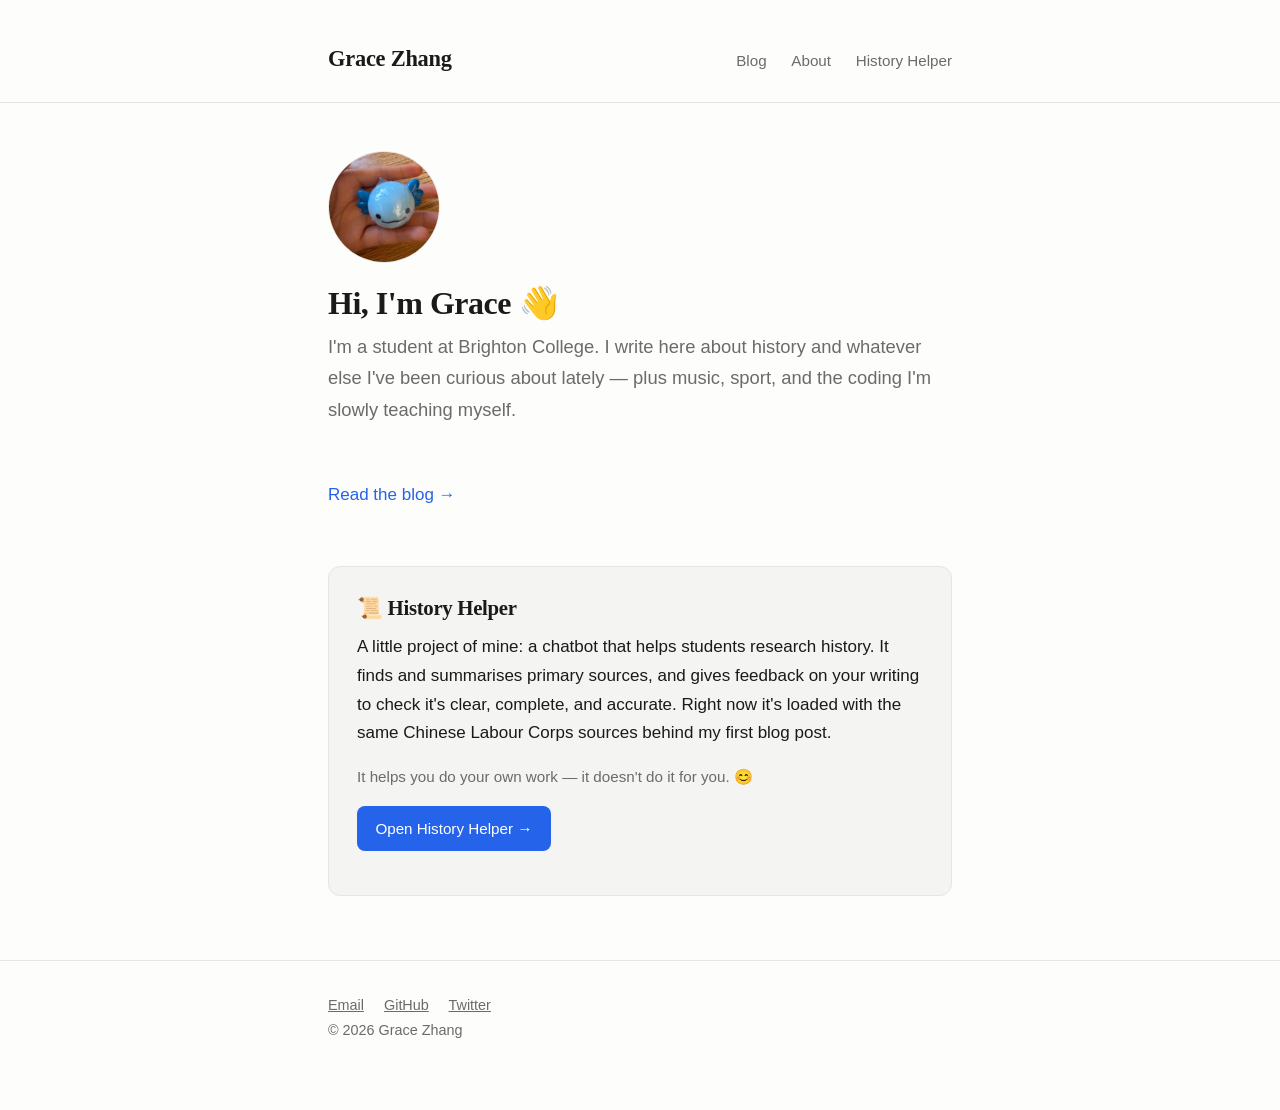
<file: index.html>
<!DOCTYPE html>
<html lang="en">
  <head>
    <meta charset="UTF-8" />
    <meta name="viewport" content="width=device-width, initial-scale=1.0" />
    <title>Grace Zhang</title>
    <meta name="description" content="Grace Zhang — student at Brighton College. I write about history, and whatever else I'm curious about." />
    <link rel="stylesheet" href="css/style.css?v=3" />

    <!-- seo -->
    <link rel="canonical" href="https://graceleobrighton.github.io/" />
    <meta name="author" content="Grace Zhang" />
    <meta property="og:type" content="website" />
    <meta property="og:title" content="Grace Zhang" />
    <meta property="og:description" content="Grace Zhang — student at Brighton College. I write about history, and whatever else I'm curious about." />
    <meta property="og:url" content="https://graceleobrighton.github.io/" />
    <meta property="og:image" content="https://graceleobrighton.github.io/images/avatar.jpg" />
    <meta name="twitter:card" content="summary" />
    <!-- /seo -->
  </head>
  <body>
    <header class="site">
      <div class="wrap">
        <a href="index.html" class="site-title">Grace Zhang</a>
        <nav>
          <a href="blog.html">Blog</a>
          <a href="about.html">About</a>
          <a href="https://history-research-helper.onrender.com/" target="_blank" rel="noopener">History Helper</a>
        </nav>
      </div>
    </header>

    <main class="wrap">
      <section class="intro">
        <img src="images/avatar.jpg" alt="Grace Zhang" class="avatar" />
        <h1>Hi, I'm Grace 👋</h1>
        <p>
          I'm a student at Brighton College. I write here about history and
          whatever else I've been curious about lately — plus music, sport, and
          the coding I'm slowly teaching myself.
        </p>
      </section>

      <p class="all-posts"><a href="blog.html">Read the blog →</a></p>

      <section class="card">
        <h2>📜 History Helper</h2>
        <p>
          A little project of mine: a chatbot that helps students research
          history. It finds and summarises primary sources, and gives feedback
          on your writing to check it's clear, complete, and accurate. Right now
          it's loaded with the same Chinese Labour Corps sources behind my first
          blog post.
        </p>
        <p class="card-note">
          It helps you do your own work — it doesn't do it for you. 😊
        </p>
        <p>
          <a
            class="button"
            href="https://history-research-helper.onrender.com/"
            target="_blank"
            rel="noopener"
            >Open History Helper →</a
          >
        </p>
      </section>
    </main>

    <footer class="site">
      <div class="wrap">
        <a href="mailto:grzhang@brightoncollegeprephandcross.net">Email</a>
        <a href="https://github.com/graceleobrighton">GitHub</a>
        <a href="#">Twitter</a>
        <p>© 2026 Grace Zhang</p>
      </div>
    </footer>
  </body>
</html>
</file>
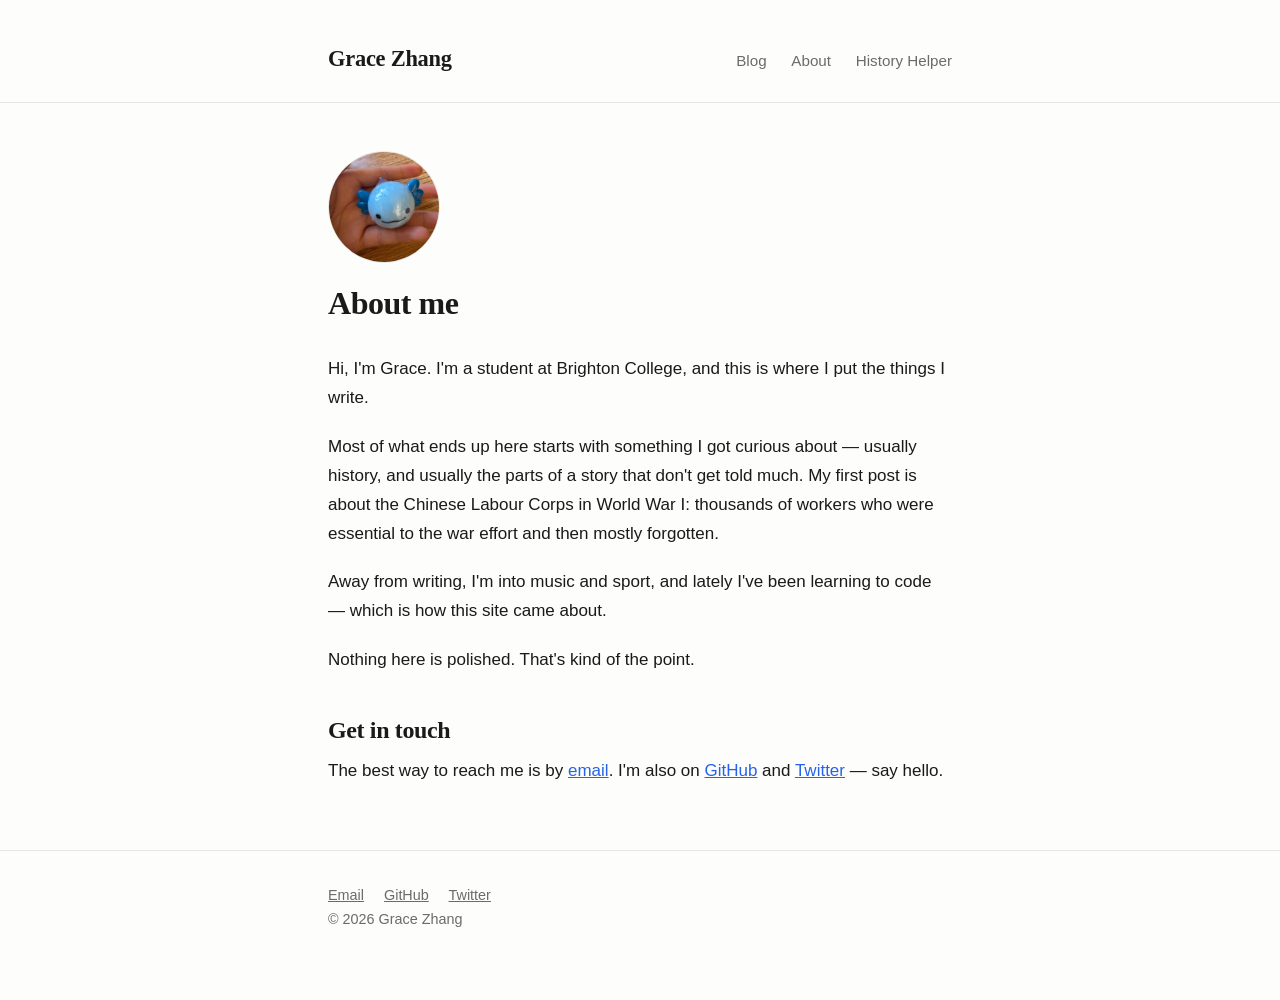
<file: about.html>
<!DOCTYPE html>
<html lang="en">
  <head>
    <meta charset="UTF-8" />
    <meta name="viewport" content="width=device-width, initial-scale=1.0" />
    <title>About — Grace Zhang</title>
    <meta name="description" content="About Grace Zhang — student at Brighton College, writing about history, music, sport and code." />
    <link rel="stylesheet" href="css/style.css?v=3" />

    <!-- seo -->
    <link rel="canonical" href="https://graceleobrighton.github.io/about.html" />
    <meta name="author" content="Grace Zhang" />
    <meta property="og:type" content="website" />
    <meta property="og:title" content="About — Grace Zhang" />
    <meta property="og:description" content="About Grace Zhang — student at Brighton College, writing about history, music, sport and code." />
    <meta property="og:url" content="https://graceleobrighton.github.io/about.html" />
    <meta property="og:image" content="https://graceleobrighton.github.io/images/avatar.jpg" />
    <meta name="twitter:card" content="summary" />
    <!-- /seo -->
  </head>
  <body>
    <header class="site">
      <div class="wrap">
        <a href="index.html" class="site-title">Grace Zhang</a>
        <nav>
          <a href="blog.html">Blog</a>
          <a href="about.html">About</a>
          <a href="https://history-research-helper.onrender.com/" target="_blank" rel="noopener">History Helper</a>
        </nav>
      </div>
    </header>

    <main class="wrap">
      <article class="post">
        <header>
          <img src="images/avatar.jpg" alt="Grace Zhang" class="avatar" />
          <h1>About me</h1>
        </header>

        <p>
          Hi, I'm Grace. I'm a student at Brighton College, and this is where I
          put the things I write.
        </p>

        <p>
          Most of what ends up here starts with something I got curious about —
          usually history, and usually the parts of a story that don't get told
          much. My first post is about the Chinese Labour Corps in World War I:
          thousands of workers who were essential to the war effort and then
          mostly forgotten.
        </p>

        <p>
          Away from writing, I'm into music and sport, and lately I've been
          learning to code — which is how this site came about.
        </p>

        <p>Nothing here is polished. That's kind of the point.</p>

        <h2>Get in touch</h2>
        <p>
          The best way to reach me is by
          <a href="mailto:grzhang@brightoncollegeprephandcross.net">email</a>.
          I'm also on
          <a href="https://github.com/graceleobrighton">GitHub</a> and <a href="#">Twitter</a> — say hello.
        </p>
      </article>
    </main>

    <footer class="site">
      <div class="wrap">
        <a href="mailto:grzhang@brightoncollegeprephandcross.net">Email</a>
        <a href="https://github.com/graceleobrighton">GitHub</a>
        <a href="#">Twitter</a>
        <p>© 2026 Grace Zhang</p>
      </div>
    </footer>
  </body>
</html>
</file>
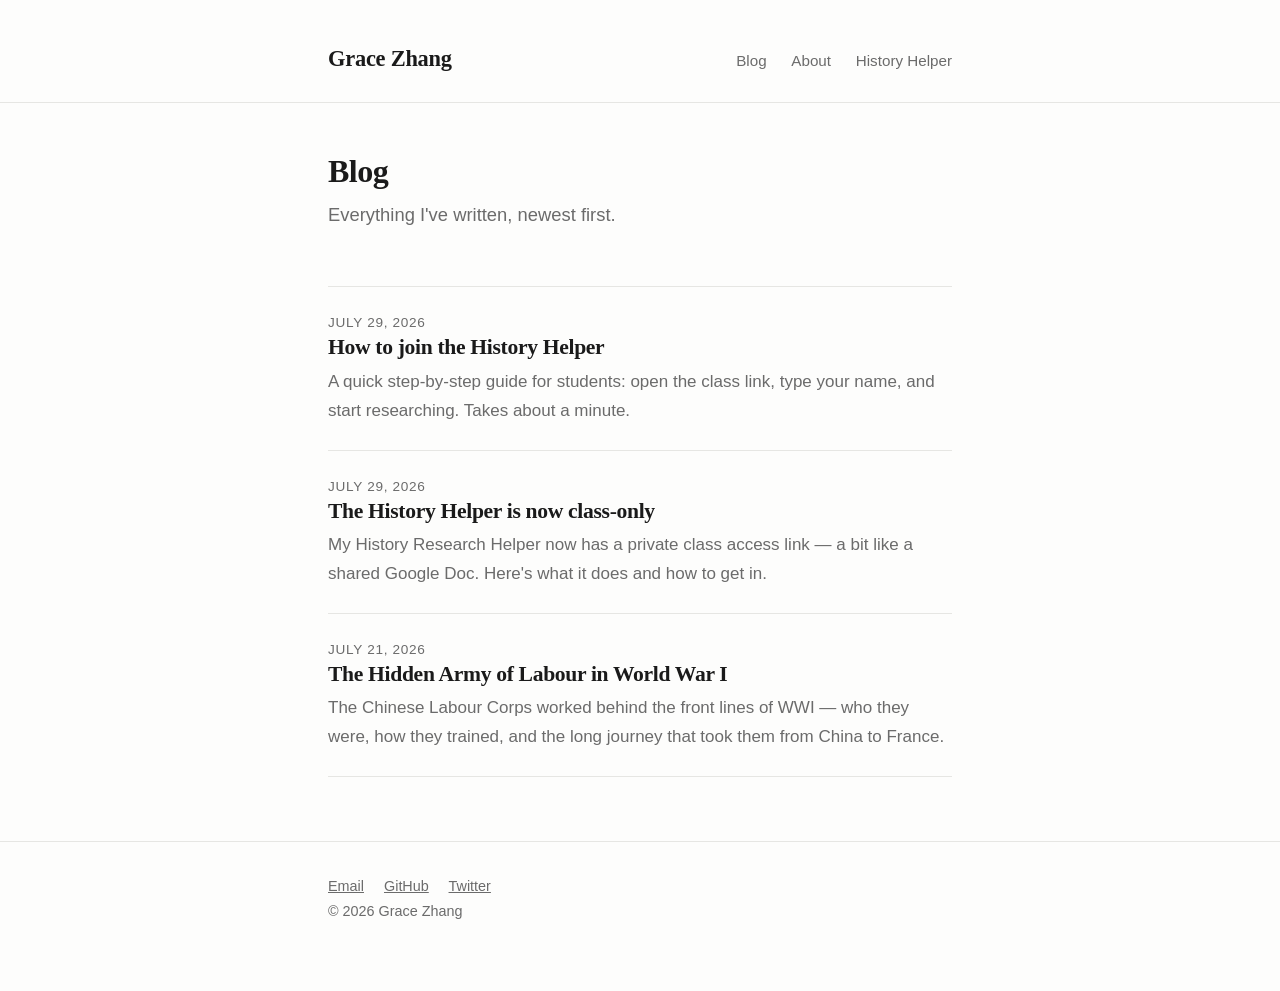
<file: blog.html>
<!DOCTYPE html>
<html lang="en">
  <head>
    <meta charset="UTF-8" />
    <meta name="viewport" content="width=device-width, initial-scale=1.0" />
    <title>Blog — Grace Zhang</title>
    <meta name="description" content="Blog posts by Grace Zhang on history, writing, and learning." />
    <link rel="stylesheet" href="css/style.css?v=3" />

    <!-- seo -->
    <link rel="canonical" href="https://graceleobrighton.github.io/blog.html" />
    <meta name="author" content="Grace Zhang" />
    <meta property="og:type" content="website" />
    <meta property="og:title" content="Blog — Grace Zhang" />
    <meta property="og:description" content="Blog posts by Grace Zhang on history, writing, and learning." />
    <meta property="og:url" content="https://graceleobrighton.github.io/blog.html" />
    <meta property="og:image" content="https://graceleobrighton.github.io/images/avatar.jpg" />
    <meta name="twitter:card" content="summary" />
    <!-- /seo -->
  </head>
  <body>
    <header class="site">
      <div class="wrap">
        <a href="index.html" class="site-title">Grace Zhang</a>
        <nav>
          <a href="blog.html">Blog</a>
          <a href="about.html">About</a>
          <a href="https://history-research-helper.onrender.com/" target="_blank" rel="noopener">History Helper</a>
        </nav>
      </div>
    </header>

    <main class="wrap">
      <section class="intro">
        <h1>Blog</h1>
        <p>Everything I've written, newest first.</p>
      </section>

      <ul class="post-list">
        <li>
          <div class="post-meta">July 29, 2026</div>
          <h2>
            <a href="posts/how-to-join-the-history-helper.html"
              >How to join the History Helper</a
            >
          </h2>
          <p class="excerpt">
            A quick step-by-step guide for students: open the class link, type
            your name, and start researching. Takes about a minute.
          </p>
        </li>
        <li>
          <div class="post-meta">July 29, 2026</div>
          <h2>
            <a href="posts/history-helper-class-access.html"
              >The History Helper is now class-only</a
            >
          </h2>
          <p class="excerpt">
            My History Research Helper now has a private class access link — a
            bit like a shared Google Doc. Here's what it does and how to get in.
          </p>
        </li>
        <li>
          <div class="post-meta">July 21, 2026</div>
          <h2>
            <a href="posts/hidden-army-of-labour-ww1.html"
              >The Hidden Army of Labour in World War I</a
            >
          </h2>
          <p class="excerpt">
            The Chinese Labour Corps worked behind the front lines of WWI — who
            they were, how they trained, and the long journey that took them
            from China to France.
          </p>
        </li>
      </ul>
    </main>

    <footer class="site">
      <div class="wrap">
        <a href="mailto:grzhang@brightoncollegeprephandcross.net">Email</a>
        <a href="https://github.com/graceleobrighton">GitHub</a>
        <a href="#">Twitter</a>
        <p>© 2026 Grace Zhang</p>
      </div>
    </footer>
  </body>
</html>
</file>
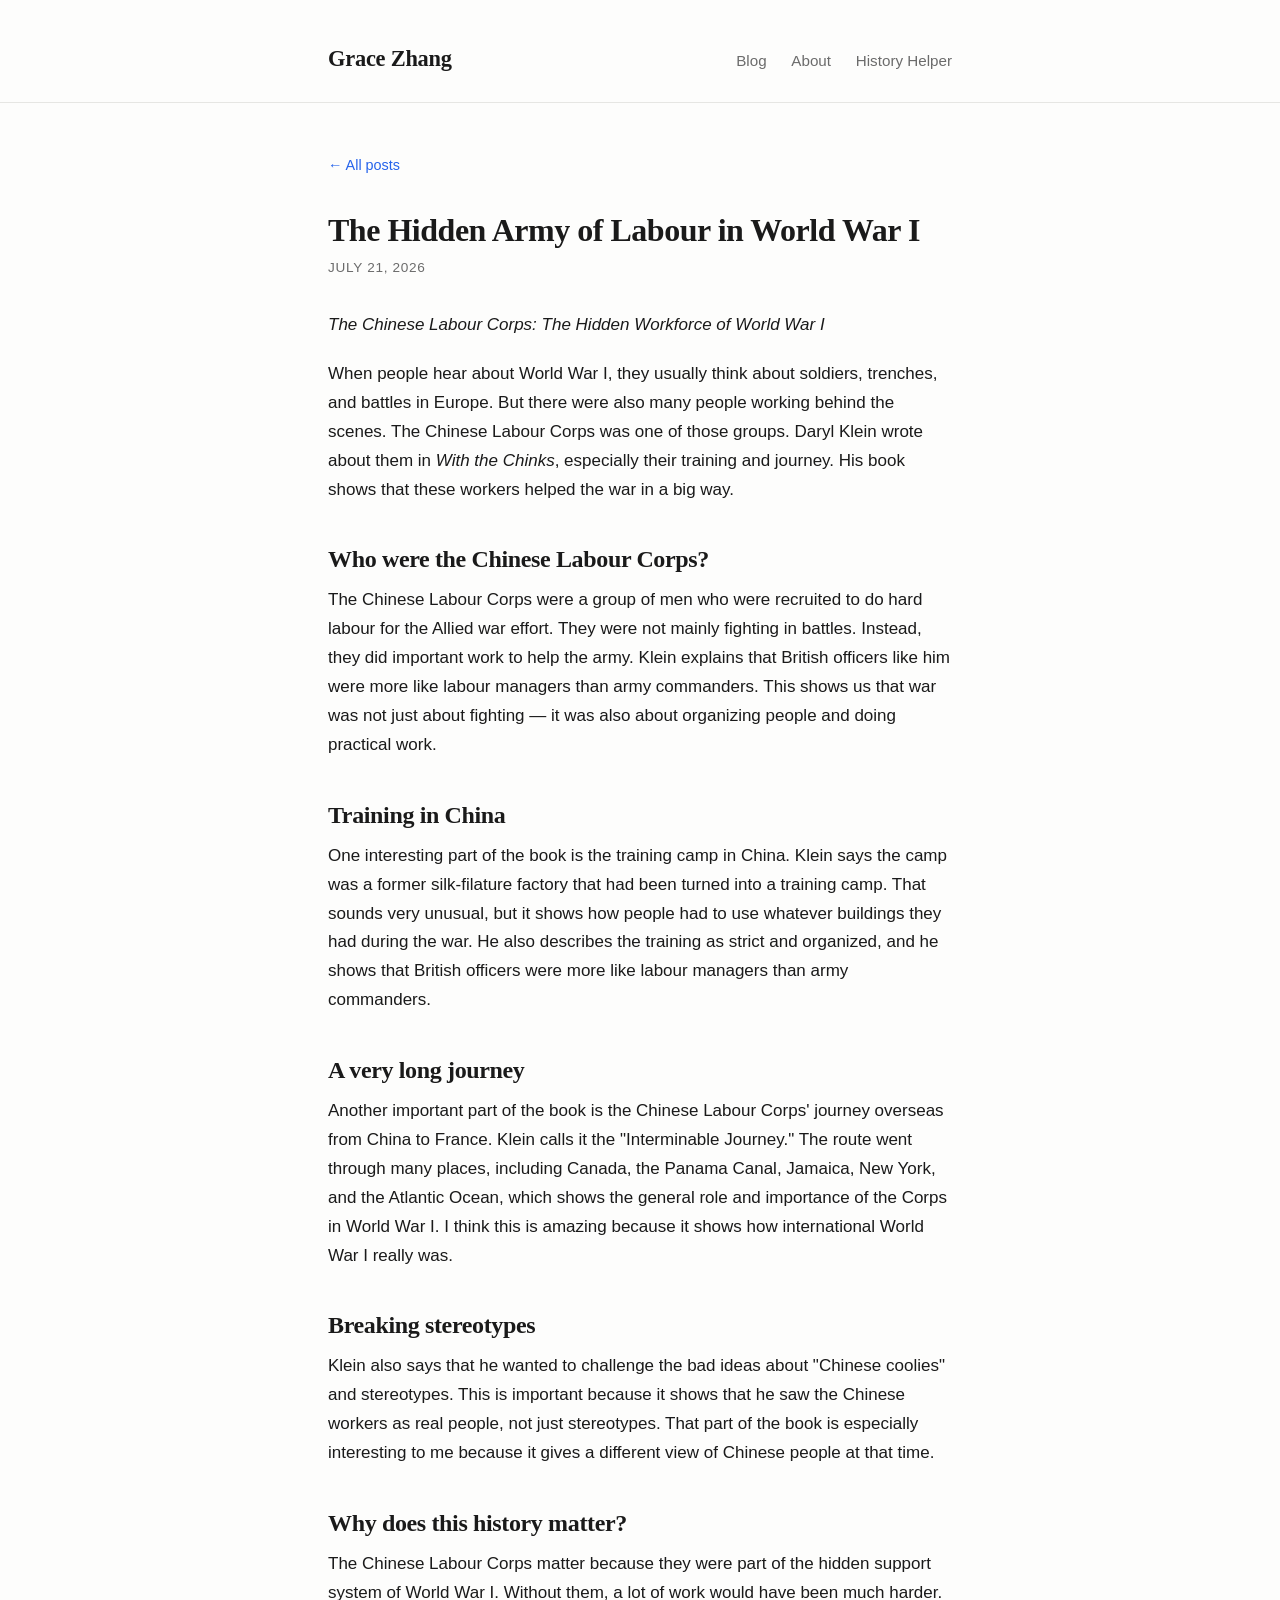
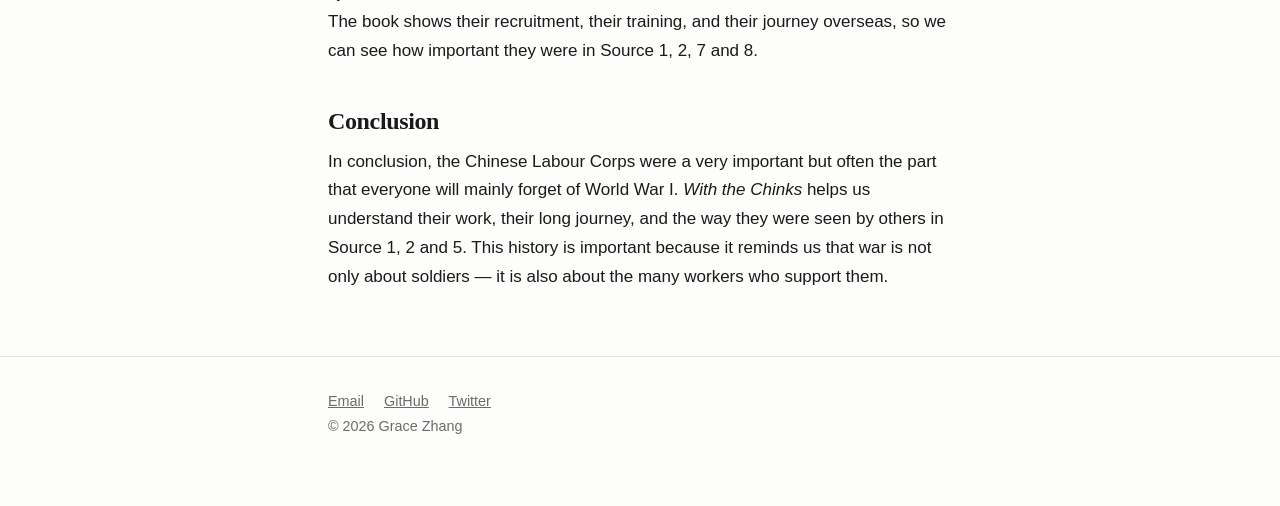
<file: posts/hidden-army-of-labour-ww1.html>
<!DOCTYPE html>
<html lang="en">
  <head>
    <meta charset="UTF-8" />
    <meta name="viewport" content="width=device-width, initial-scale=1.0" />
    <title>The Hidden Army of Labour in World War I — Grace Zhang</title>
    <meta name="description" content="The Chinese Labour Corps: the hidden workforce behind the front lines of World War I." />
    <link rel="stylesheet" href="../css/style.css?v=3" />

    <!-- seo -->
    <link rel="canonical" href="https://graceleobrighton.github.io/posts/hidden-army-of-labour-ww1.html" />
    <meta name="author" content="Grace Zhang" />
    <meta property="og:type" content="article" />
    <meta property="og:title" content="The Hidden Army of Labour in World War I — Grace Zhang" />
    <meta property="og:description" content="The Chinese Labour Corps: the hidden workforce behind the front lines of World War I." />
    <meta property="og:url" content="https://graceleobrighton.github.io/posts/hidden-army-of-labour-ww1.html" />
    <meta property="og:image" content="https://graceleobrighton.github.io/images/avatar.jpg" />
    <meta name="twitter:card" content="summary" />
    <!-- /seo -->
  </head>
  <body>
    <header class="site">
      <div class="wrap">
        <a href="../index.html" class="site-title">Grace Zhang</a>
        <nav>
          <a href="../blog.html">Blog</a>
          <a href="../about.html">About</a>
          <a href="https://history-research-helper.onrender.com/" target="_blank" rel="noopener">History Helper</a>
        </nav>
      </div>
    </header>

    <main class="wrap">
      <a href="../blog.html" class="back-link">← All posts</a>

      <article class="post">
        <header>
          <h1>The Hidden Army of Labour in World War I</h1>
          <div class="post-meta">July 21, 2026</div>
        </header>

        <p>
          <em
            >The Chinese Labour Corps: The Hidden Workforce of World War I</em
          >
        </p>

        <p>
          When people hear about World War I, they usually think about soldiers,
          trenches, and battles in Europe. But there were also many people
          working behind the scenes. The Chinese Labour Corps was one of those
          groups. Daryl Klein wrote about them in <em>With the Chinks</em>,
          especially their training and journey. His book shows that these
          workers helped the war in a big way.
        </p>

        <h2>Who were the Chinese Labour Corps?</h2>
        <p>
          The Chinese Labour Corps were a group of men who were recruited to do
          hard labour for the Allied war effort. They were not mainly fighting
          in battles. Instead, they did important work to help the army. Klein
          explains that British officers like him were more like labour managers
          than army commanders. This shows us that war was not just about
          fighting — it was also about organizing people and doing practical
          work.
        </p>

        <h2>Training in China</h2>
        <p>
          One interesting part of the book is the training camp in China. Klein
          says the camp was a former silk-filature factory that had been turned
          into a training camp. That sounds very unusual, but it shows how
          people had to use whatever buildings they had during the war. He also
          describes the training as strict and organized, and he shows that
          British officers were more like labour managers than army commanders.
        </p>

        <h2>A very long journey</h2>
        <p>
          Another important part of the book is the Chinese Labour Corps'
          journey overseas from China to France. Klein calls it the
          "Interminable Journey." The route went through many places, including
          Canada, the Panama Canal, Jamaica, New York, and the Atlantic Ocean,
          which shows the general role and importance of the Corps in World War
          I. I think this is amazing because it shows how international World
          War I really was.
        </p>

        <h2>Breaking stereotypes</h2>
        <p>
          Klein also says that he wanted to challenge the bad ideas about
          "Chinese coolies" and stereotypes. This is important because it shows
          that he saw the Chinese workers as real people, not just stereotypes.
          That part of the book is especially interesting to me because it gives
          a different view of Chinese people at that time.
        </p>

        <h2>Why does this history matter?</h2>
        <p>
          The Chinese Labour Corps matter because they were part of the hidden
          support system of World War I. Without them, a lot of work would have
          been much harder. The book shows their recruitment, their training,
          and their journey overseas, so we can see how important they were in
          Source 1, 2, 7 and 8.
        </p>

        <h2>Conclusion</h2>
        <p>
          In conclusion, the Chinese Labour Corps were a very important but
          often the part that everyone will mainly forget of World War I.
          <em>With the Chinks</em> helps us understand their work, their long
          journey, and the way they were seen by others in Source 1, 2 and 5.
          This history is important because it reminds us that war is not only
          about soldiers — it is also about the many workers who support them.
        </p>
      </article>
    </main>

    <footer class="site">
      <div class="wrap">
        <a href="mailto:grzhang@brightoncollegeprephandcross.net">Email</a>
        <a href="https://github.com/graceleobrighton">GitHub</a>
        <a href="#">Twitter</a>
        <p>© 2026 Grace Zhang</p>
      </div>
    </footer>
  </body>
</html>
</file>
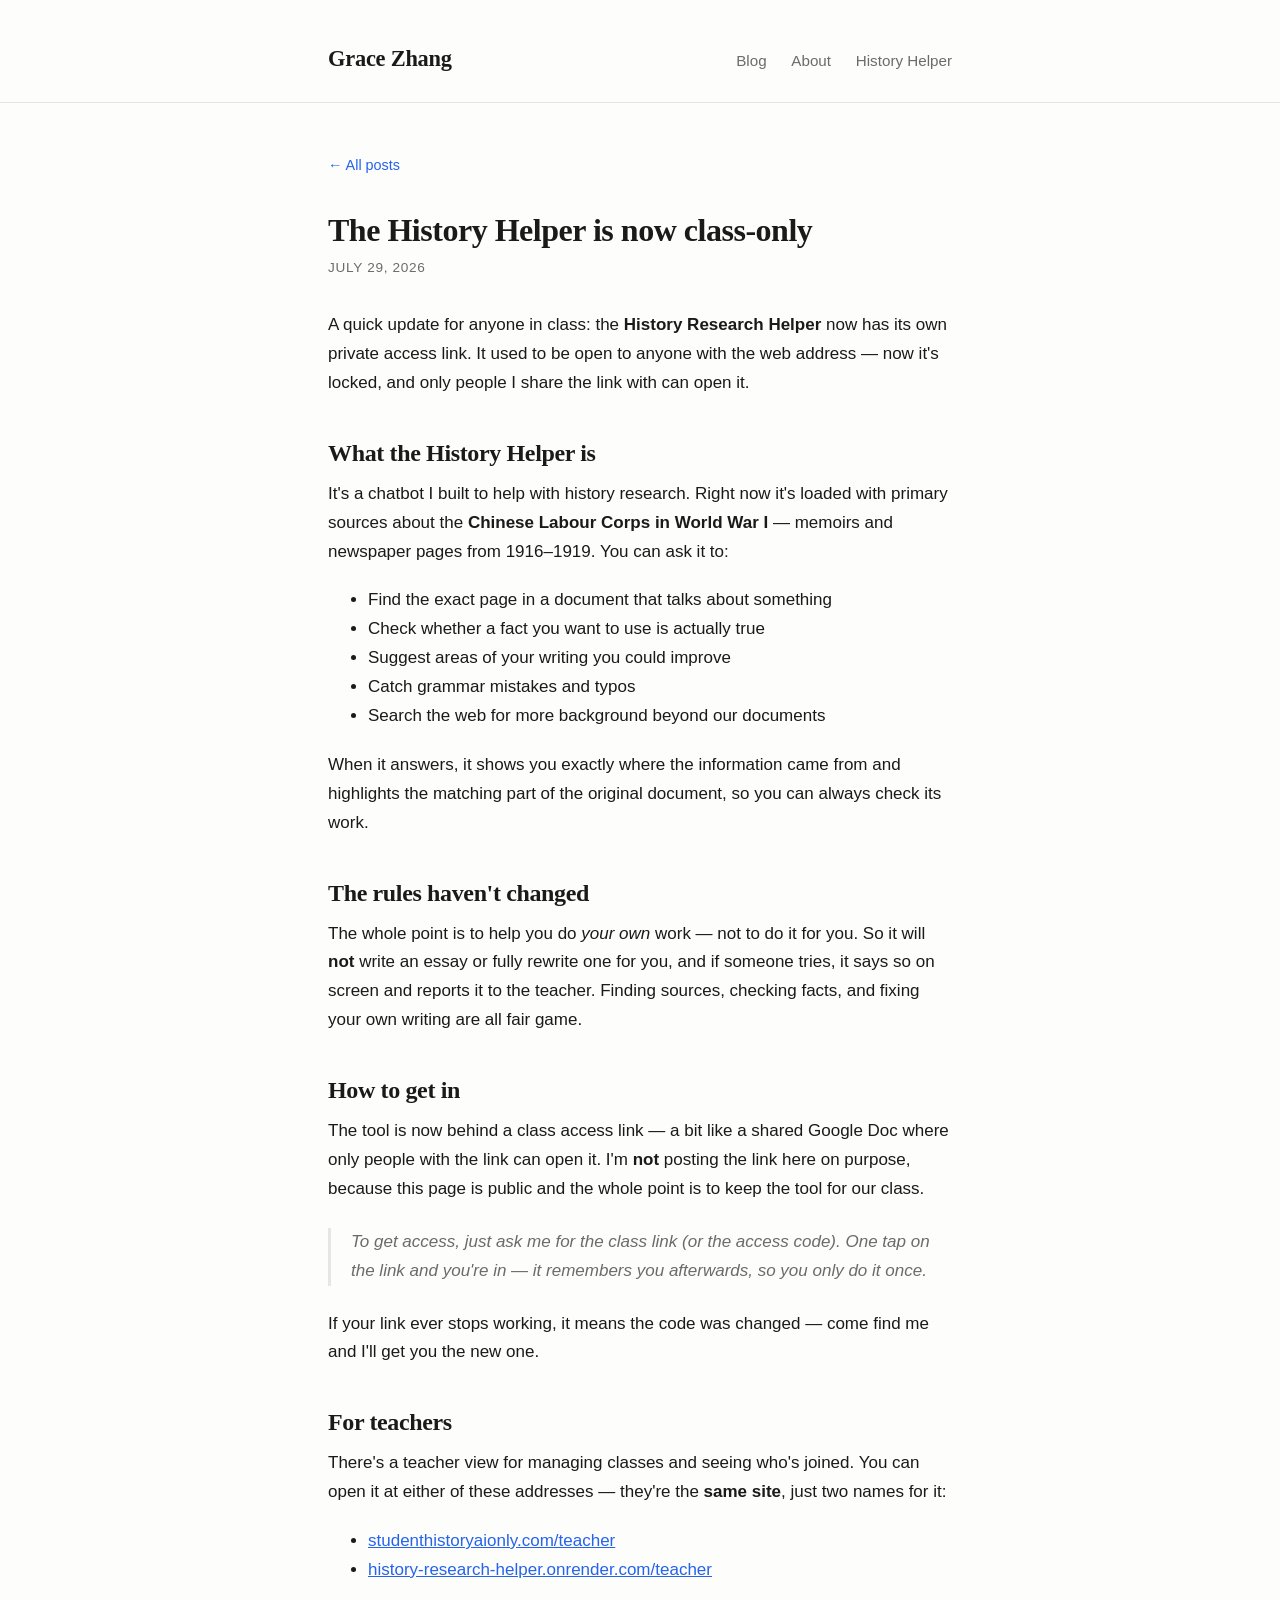
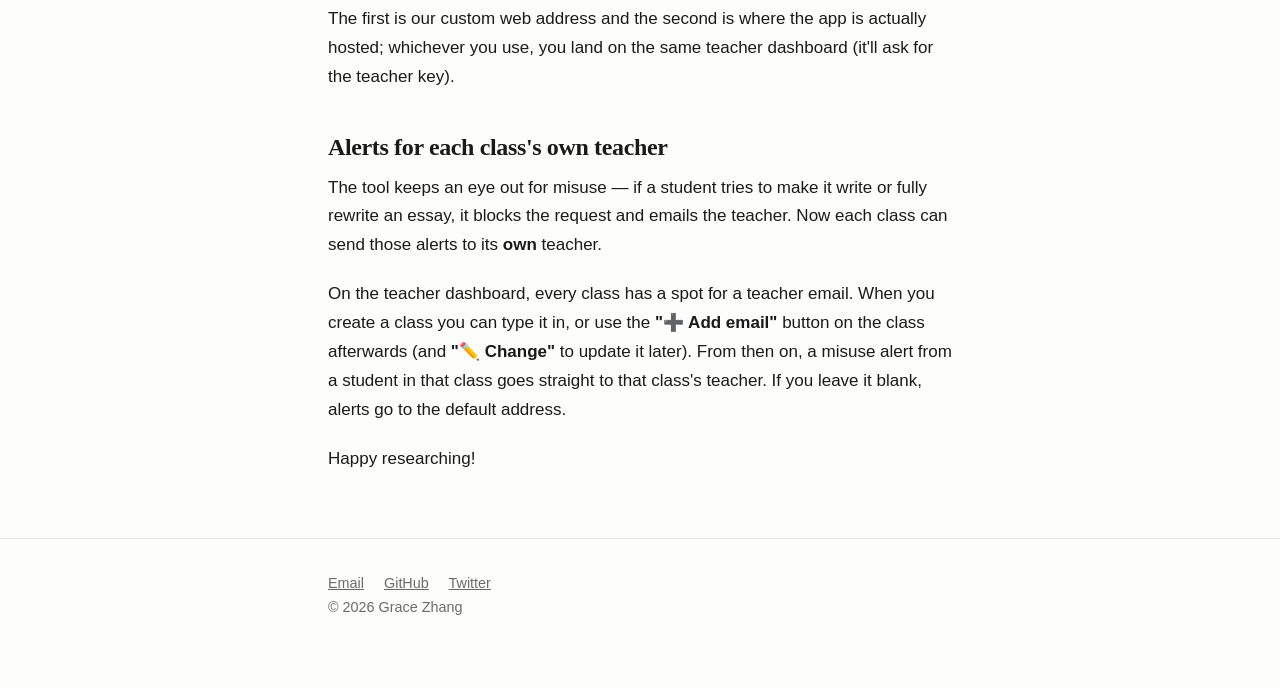
<file: posts/history-helper-class-access.html>
<!DOCTYPE html>
<html lang="en">
  <head>
    <meta charset="UTF-8" />
    <meta name="viewport" content="width=device-width, initial-scale=1.0" />
    <title>The History Helper is now class-only — Grace Zhang</title>
    <meta name="description" content="My History Research Helper now has a private class access link. Here's what it does and how to get in." />
    <link rel="stylesheet" href="../css/style.css?v=3" />

    <!-- seo -->
    <link rel="canonical" href="https://graceleobrighton.github.io/posts/history-helper-class-access.html" />
    <meta name="author" content="Grace Zhang" />
    <meta property="og:type" content="article" />
    <meta property="og:title" content="The History Helper is now class-only — Grace Zhang" />
    <meta property="og:description" content="My History Research Helper now has a private class access link. Here's what it does and how to get in." />
    <meta property="og:url" content="https://graceleobrighton.github.io/posts/history-helper-class-access.html" />
    <meta property="og:image" content="https://graceleobrighton.github.io/images/avatar.jpg" />
    <meta name="twitter:card" content="summary" />
    <!-- /seo -->
  </head>
  <body>
    <header class="site">
      <div class="wrap">
        <a href="../index.html" class="site-title">Grace Zhang</a>
        <nav>
          <a href="../blog.html">Blog</a>
          <a href="../about.html">About</a>
          <a href="https://history-research-helper.onrender.com/" target="_blank" rel="noopener">History Helper</a>
        </nav>
      </div>
    </header>

    <main class="wrap">
      <a href="../blog.html" class="back-link">← All posts</a>

      <article class="post">
        <header>
          <h1>The History Helper is now class-only</h1>
          <div class="post-meta">July 29, 2026</div>
        </header>

        <p>
          A quick update for anyone in class: the
          <strong>History Research Helper</strong> now has its own private
          access link. It used to be open to anyone with the web address — now
          it's locked, and only people I share the link with can open it.
        </p>

        <h2>What the History Helper is</h2>
        <p>
          It's a chatbot I built to help with history research. Right now it's
          loaded with primary sources about the
          <strong>Chinese Labour Corps in World War I</strong> — memoirs and
          newspaper pages from 1916–1919. You can ask it to:
        </p>
        <ul>
          <li>Find the exact page in a document that talks about something</li>
          <li>Check whether a fact you want to use is actually true</li>
          <li>Suggest areas of your writing you could improve</li>
          <li>Catch grammar mistakes and typos</li>
          <li>Search the web for more background beyond our documents</li>
        </ul>
        <p>
          When it answers, it shows you exactly where the information came from
          and highlights the matching part of the original document, so you can
          always check its work.
        </p>

        <h2>The rules haven't changed</h2>
        <p>
          The whole point is to help you do <em>your own</em> work — not to do
          it for you. So it will <strong>not</strong> write an essay or fully
          rewrite one for you, and if someone tries, it says so on screen and
          reports it to the teacher. Finding sources, checking facts, and
          fixing your own writing are all fair game.
        </p>

        <h2>How to get in</h2>
        <p>
          The tool is now behind a class access link — a bit like a shared
          Google Doc where only people with the link can open it. I'm
          <strong>not</strong> posting the link here on purpose, because this
          page is public and the whole point is to keep the tool for our class.
        </p>
        <blockquote>
          To get access, just ask me for the class link (or the access code).
          One tap on the link and you're in — it remembers you afterwards, so
          you only do it once.
        </blockquote>
        <p>
          If your link ever stops working, it means the code was changed — come
          find me and I'll get you the new one.
        </p>

        <h2>For teachers</h2>
        <p>
          There's a teacher view for managing classes and seeing who's joined.
          You can open it at either of these addresses — they're the
          <strong>same site</strong>, just two names for it:
        </p>
        <ul>
          <li><a href="https://studenthistoryaionly.com/teacher">studenthistoryaionly.com/teacher</a></li>
          <li><a href="https://history-research-helper.onrender.com/teacher">history-research-helper.onrender.com/teacher</a></li>
        </ul>
        <p>
          The first is our custom web address and the second is where the app is
          actually hosted; whichever you use, you land on the same teacher
          dashboard (it'll ask for the teacher key).
        </p>

        <h2>Alerts for each class's own teacher</h2>
        <p>
          The tool keeps an eye out for misuse — if a student tries to make it
          write or fully rewrite an essay, it blocks the request and emails the
          teacher. Now each class can send those alerts to its
          <strong>own</strong> teacher.
        </p>
        <p>
          On the teacher dashboard, every class has a spot for a teacher email.
          When you create a class you can type it in, or use the
          <strong>"➕ Add email"</strong> button on the class afterwards (and
          <strong>"✏️ Change"</strong> to update it later). From then on, a
          misuse alert from a student in that class goes straight to that class's
          teacher. If you leave it blank, alerts go to the default address.
        </p>

        <p>Happy researching!</p>
      </article>
    </main>

    <footer class="site">
      <div class="wrap">
        <a href="mailto:grzhang@brightoncollegeprephandcross.net">Email</a>
        <a href="https://github.com/graceleobrighton">GitHub</a>
        <a href="#">Twitter</a>
        <p>© 2026 Grace Zhang</p>
      </div>
    </footer>
  </body>
</html>
</file>
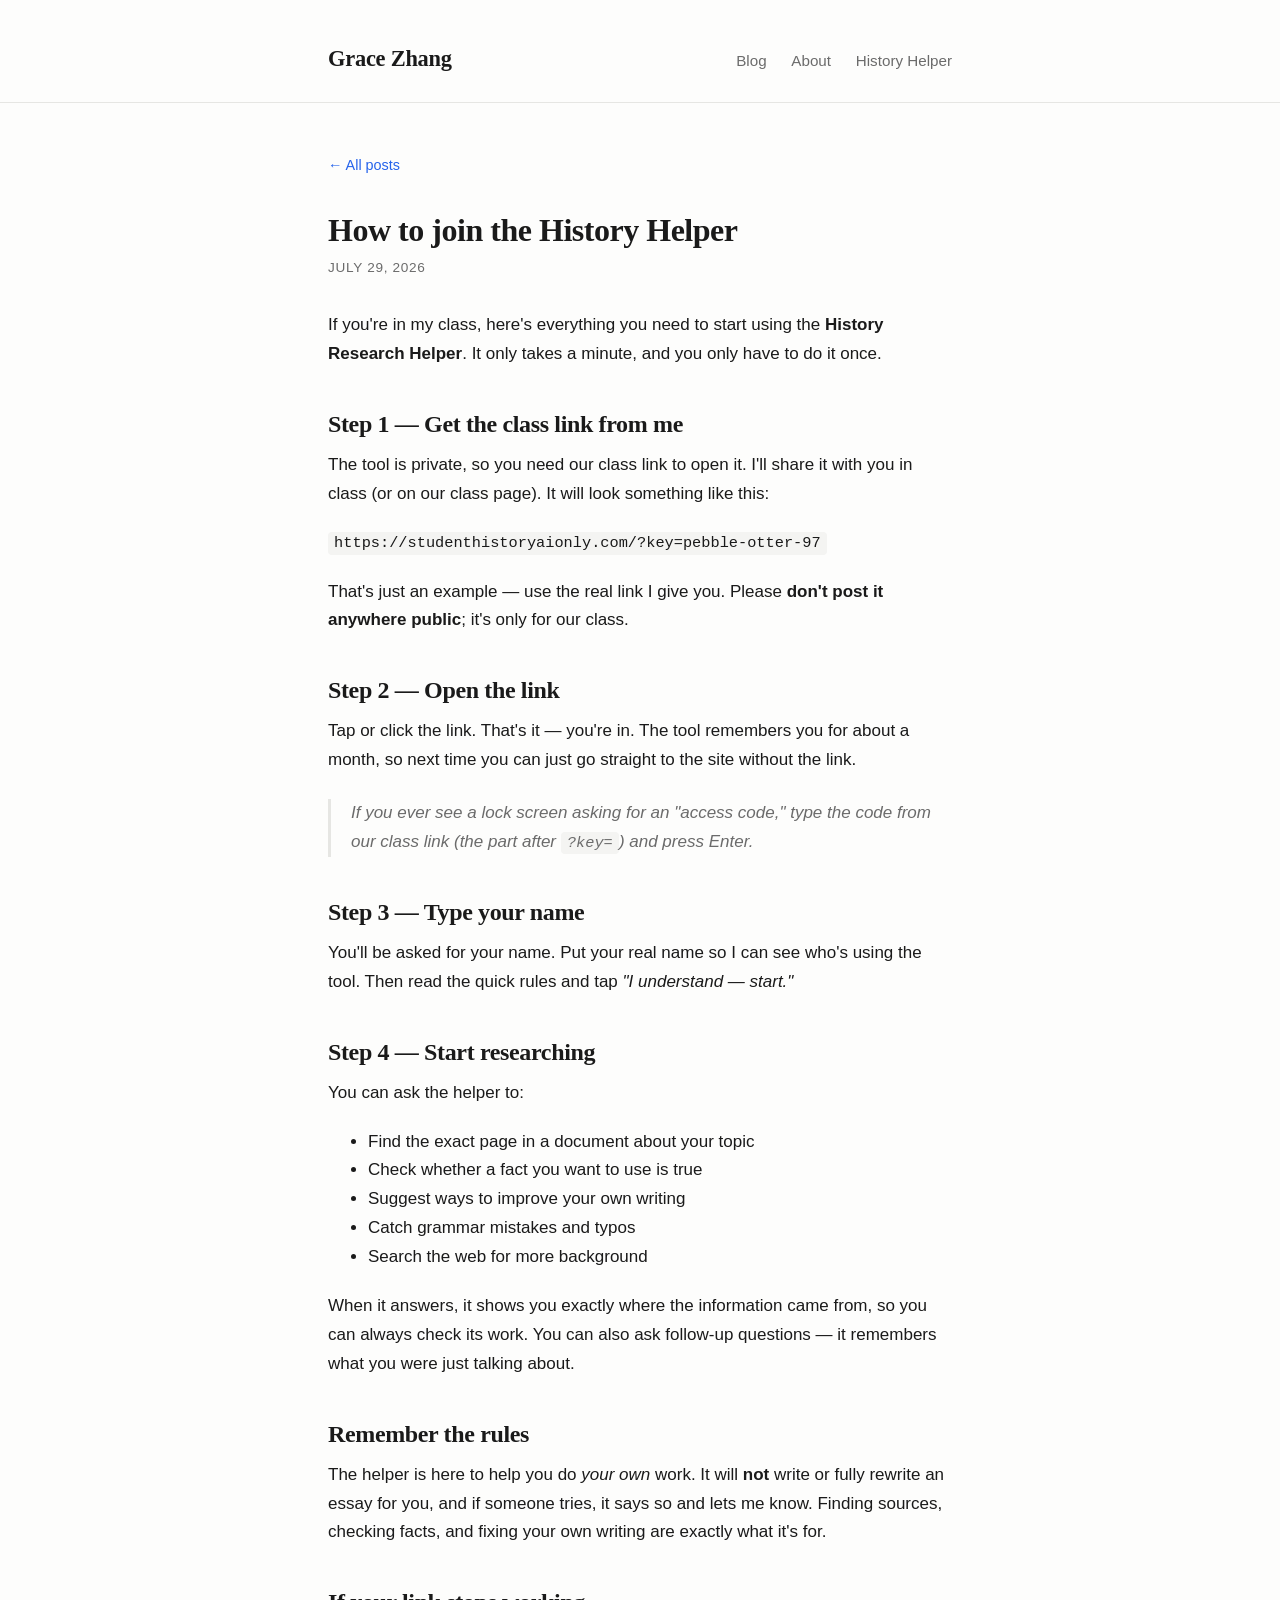
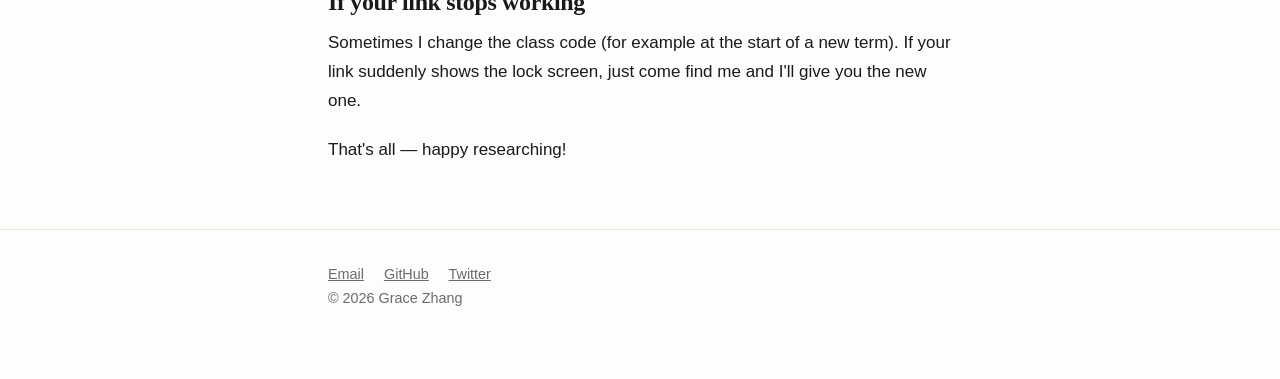
<file: posts/how-to-join-the-history-helper.html>
<!DOCTYPE html>
<html lang="en">
  <head>
    <meta charset="UTF-8" />
    <meta name="viewport" content="width=device-width, initial-scale=1.0" />
    <title>How to join the History Helper — Grace Zhang</title>
    <meta name="description" content="A quick step-by-step guide for students: how to open the class link, join, and start using the History Research Helper." />
    <link rel="stylesheet" href="../css/style.css?v=3" />

    <!-- seo -->
    <link rel="canonical" href="https://graceleobrighton.github.io/posts/how-to-join-the-history-helper.html" />
    <meta name="author" content="Grace Zhang" />
    <meta property="og:type" content="article" />
    <meta property="og:title" content="How to join the History Helper — Grace Zhang" />
    <meta property="og:description" content="A quick step-by-step guide for students: how to open the class link, join, and start using the History Research Helper." />
    <meta property="og:url" content="https://graceleobrighton.github.io/posts/how-to-join-the-history-helper.html" />
    <meta property="og:image" content="https://graceleobrighton.github.io/images/avatar.jpg" />
    <meta name="twitter:card" content="summary" />
    <!-- /seo -->
  </head>
  <body>
    <header class="site">
      <div class="wrap">
        <a href="../index.html" class="site-title">Grace Zhang</a>
        <nav>
          <a href="../blog.html">Blog</a>
          <a href="../about.html">About</a>
          <a href="https://history-research-helper.onrender.com/" target="_blank" rel="noopener">History Helper</a>
        </nav>
      </div>
    </header>

    <main class="wrap">
      <a href="../blog.html" class="back-link">← All posts</a>

      <article class="post">
        <header>
          <h1>How to join the History Helper</h1>
          <div class="post-meta">July 29, 2026</div>
        </header>

        <p>
          If you're in my class, here's everything you need to start using the
          <strong>History Research Helper</strong>. It only takes a minute, and
          you only have to do it once.
        </p>

        <h2>Step 1 — Get the class link from me</h2>
        <p>
          The tool is private, so you need our class link to open it. I'll
          share it with you in class (or on our class page). It will look
          something like this:
        </p>
        <p><code>https://studenthistoryaionly.com/?key=pebble-otter-97</code></p>
        <p>
          That's just an example — use the real link I give you. Please
          <strong>don't post it anywhere public</strong>; it's only for our
          class.
        </p>

        <h2>Step 2 — Open the link</h2>
        <p>
          Tap or click the link. That's it — you're in. The tool remembers you
          for about a month, so next time you can just go straight to the site
          without the link.
        </p>
        <blockquote>
          If you ever see a lock screen asking for an "access code," type the
          code from our class link (the part after <code>?key=</code>) and
          press Enter.
        </blockquote>

        <h2>Step 3 — Type your name</h2>
        <p>
          You'll be asked for your name. Put your real name so I can see who's
          using the tool. Then read the quick rules and tap
          <em>"I understand — start."</em>
        </p>

        <h2>Step 4 — Start researching</h2>
        <p>You can ask the helper to:</p>
        <ul>
          <li>Find the exact page in a document about your topic</li>
          <li>Check whether a fact you want to use is true</li>
          <li>Suggest ways to improve your own writing</li>
          <li>Catch grammar mistakes and typos</li>
          <li>Search the web for more background</li>
        </ul>
        <p>
          When it answers, it shows you exactly where the information came from,
          so you can always check its work. You can also ask follow-up
          questions — it remembers what you were just talking about.
        </p>

        <h2>Remember the rules</h2>
        <p>
          The helper is here to help you do <em>your own</em> work. It will
          <strong>not</strong> write or fully rewrite an essay for you, and if
          someone tries, it says so and lets me know. Finding sources, checking
          facts, and fixing your own writing are exactly what it's for.
        </p>

        <h2>If your link stops working</h2>
        <p>
          Sometimes I change the class code (for example at the start of a new
          term). If your link suddenly shows the lock screen, just come find me
          and I'll give you the new one.
        </p>

        <p>That's all — happy researching!</p>
      </article>
    </main>

    <footer class="site">
      <div class="wrap">
        <a href="mailto:grzhang@brightoncollegeprephandcross.net">Email</a>
        <a href="https://github.com/graceleobrighton">GitHub</a>
        <a href="#">Twitter</a>
        <p>© 2026 Grace Zhang</p>
      </div>
    </footer>
  </body>
</html>
</file>
<file: css/style.css>
/* ---------------------------------------------------------------
   Personal website — clean, minimal blog
   Single stylesheet, no build step, no dependencies.
   Colors adapt automatically to light/dark mode.
--------------------------------------------------------------- */

:root {
  --max-width: 42rem;
  --font-body: -apple-system, BlinkMacSystemFont, "Segoe UI", Roboto,
    Helvetica, Arial, sans-serif;
  --font-heading: Georgia, Cambria, "Times New Roman", Times, serif;

  --bg: #fdfdfc;
  --text: #1a1a1a;
  --muted: #6b6b6b;
  --accent: #2563eb;
  --border: #e6e6e3;
  --code-bg: #f4f4f2;
}

@media (prefers-color-scheme: dark) {
  :root {
    --bg: #16161a;
    --text: #e8e8e6;
    --muted: #9a9a97;
    --accent: #7aa2ff;
    --border: #2a2a30;
    --code-bg: #22222a;
  }
}

* {
  box-sizing: border-box;
}

html {
  -webkit-text-size-adjust: 100%;
}

body {
  margin: 0;
  background: var(--bg);
  color: var(--text);
  font-family: var(--font-body);
  font-size: 1.0625rem;
  line-height: 1.7;
  -webkit-font-smoothing: antialiased;
}

.wrap {
  max-width: var(--max-width);
  margin: 0 auto;
  padding: 0 1.5rem;
}

/* ---- Header / nav ---- */

header.site {
  padding: 2.5rem 0 1.5rem;
  border-bottom: 1px solid var(--border);
  margin-bottom: 3rem;
}

header.site .wrap {
  display: flex;
  align-items: baseline;
  justify-content: space-between;
  flex-wrap: wrap;
  gap: 0.75rem;
}

.site-title {
  font-family: var(--font-heading);
  font-size: 1.4rem;
  font-weight: 700;
  letter-spacing: -0.01em;
  text-decoration: none;
  color: var(--text);
}

nav a {
  color: var(--muted);
  text-decoration: none;
  margin-left: 1.25rem;
  font-size: 0.95rem;
}

nav a:hover,
nav a:focus {
  color: var(--accent);
}

/* ---- Typography ---- */

h1,
h2,
h3 {
  font-family: var(--font-heading);
  line-height: 1.25;
  letter-spacing: -0.015em;
}

h1 {
  font-size: 2rem;
  margin: 0 0 0.5rem;
}

h2 {
  font-size: 1.5rem;
  margin: 2.5rem 0 0.75rem;
}

a {
  color: var(--accent);
}

p,
ul,
ol {
  margin: 0 0 1.25rem;
}

blockquote {
  margin: 1.5rem 0;
  padding-left: 1.25rem;
  border-left: 3px solid var(--border);
  color: var(--muted);
  font-style: italic;
}

code {
  font-family: ui-monospace, SFMono-Regular, Menlo, Consolas, monospace;
  background: var(--code-bg);
  padding: 0.15em 0.4em;
  border-radius: 4px;
  font-size: 0.9em;
}

pre {
  background: var(--code-bg);
  padding: 1rem 1.25rem;
  border-radius: 8px;
  overflow-x: auto;
}

pre code {
  background: none;
  padding: 0;
}

hr {
  border: none;
  border-top: 1px solid var(--border);
  margin: 3rem 0;
}

/* ---- Intro / hero ---- */

.intro {
  margin-bottom: 3.5rem;
}

.intro p {
  font-size: 1.15rem;
  color: var(--muted);
}

/* ---- Avatar ---- */

.avatar {
  width: 112px;
  height: 112px;
  border-radius: 50%;
  object-fit: cover;
  display: block;
  margin: 0 0 1.25rem;
  border: 1px solid var(--border);
}

/* ---- Card (feature callout) ---- */

.card {
  margin-top: 3.5rem;
  padding: 1.75rem;
  border: 1px solid var(--border);
  border-radius: 12px;
  background: var(--code-bg);
}

.card h2 {
  font-size: 1.3rem;
  margin: 0 0 0.75rem;
}

.card p {
  margin: 0 0 1rem;
}

.card .card-note {
  color: var(--muted);
  font-size: 0.95rem;
}

.button {
  display: inline-block;
  background: var(--accent);
  color: #fff;
  text-decoration: none;
  padding: 0.6rem 1.15rem;
  border-radius: 8px;
  font-size: 0.95rem;
  font-weight: 500;
}

.button:hover {
  opacity: 0.9;
}

/* ---- Section label + "view all" link ---- */

.section-label {
  font-size: 0.85rem;
  font-family: var(--font-body);
  font-weight: 600;
  text-transform: uppercase;
  letter-spacing: 0.08em;
  color: var(--muted);
  margin: 0 0 1rem;
}

.all-posts {
  margin-top: 2rem;
}

.all-posts a {
  text-decoration: none;
  font-weight: 500;
}

.all-posts a:hover {
  text-decoration: underline;
}

/* ---- Post list ---- */

.post-list {
  list-style: none;
  padding: 0;
  margin: 0;
}

.post-list li {
  padding: 1.5rem 0;
  border-bottom: 1px solid var(--border);
}

.post-list li:first-child {
  border-top: 1px solid var(--border);
}

.post-list h2 {
  font-size: 1.35rem;
  margin: 0 0 0.35rem;
}

.post-list h2 a {
  color: var(--text);
  text-decoration: none;
}

.post-list h2 a:hover {
  color: var(--accent);
}

.post-list .excerpt {
  color: var(--muted);
  margin: 0.4rem 0 0;
}

.post-meta {
  color: var(--muted);
  font-size: 0.85rem;
  text-transform: uppercase;
  letter-spacing: 0.05em;
}

/* ---- Single post ---- */

article.post header {
  margin-bottom: 2rem;
}

article.post h1 {
  margin-bottom: 0.4rem;
}

.back-link {
  display: inline-block;
  margin-bottom: 2rem;
  font-size: 0.9rem;
  text-decoration: none;
}

.back-link:hover {
  text-decoration: underline;
}

/* ---- Footer ---- */

footer.site {
  margin-top: 4rem;
  padding: 2rem 0 3rem;
  border-top: 1px solid var(--border);
  color: var(--muted);
  font-size: 0.9rem;
}

footer.site a {
  color: var(--muted);
  margin-right: 1rem;
}

footer.site a:hover {
  color: var(--accent);
}

/* ---- Small screens ---- */

@media (max-width: 480px) {
  h1 {
    font-size: 1.7rem;
  }
  header.site {
    padding-top: 1.75rem;
  }
}
</file>
